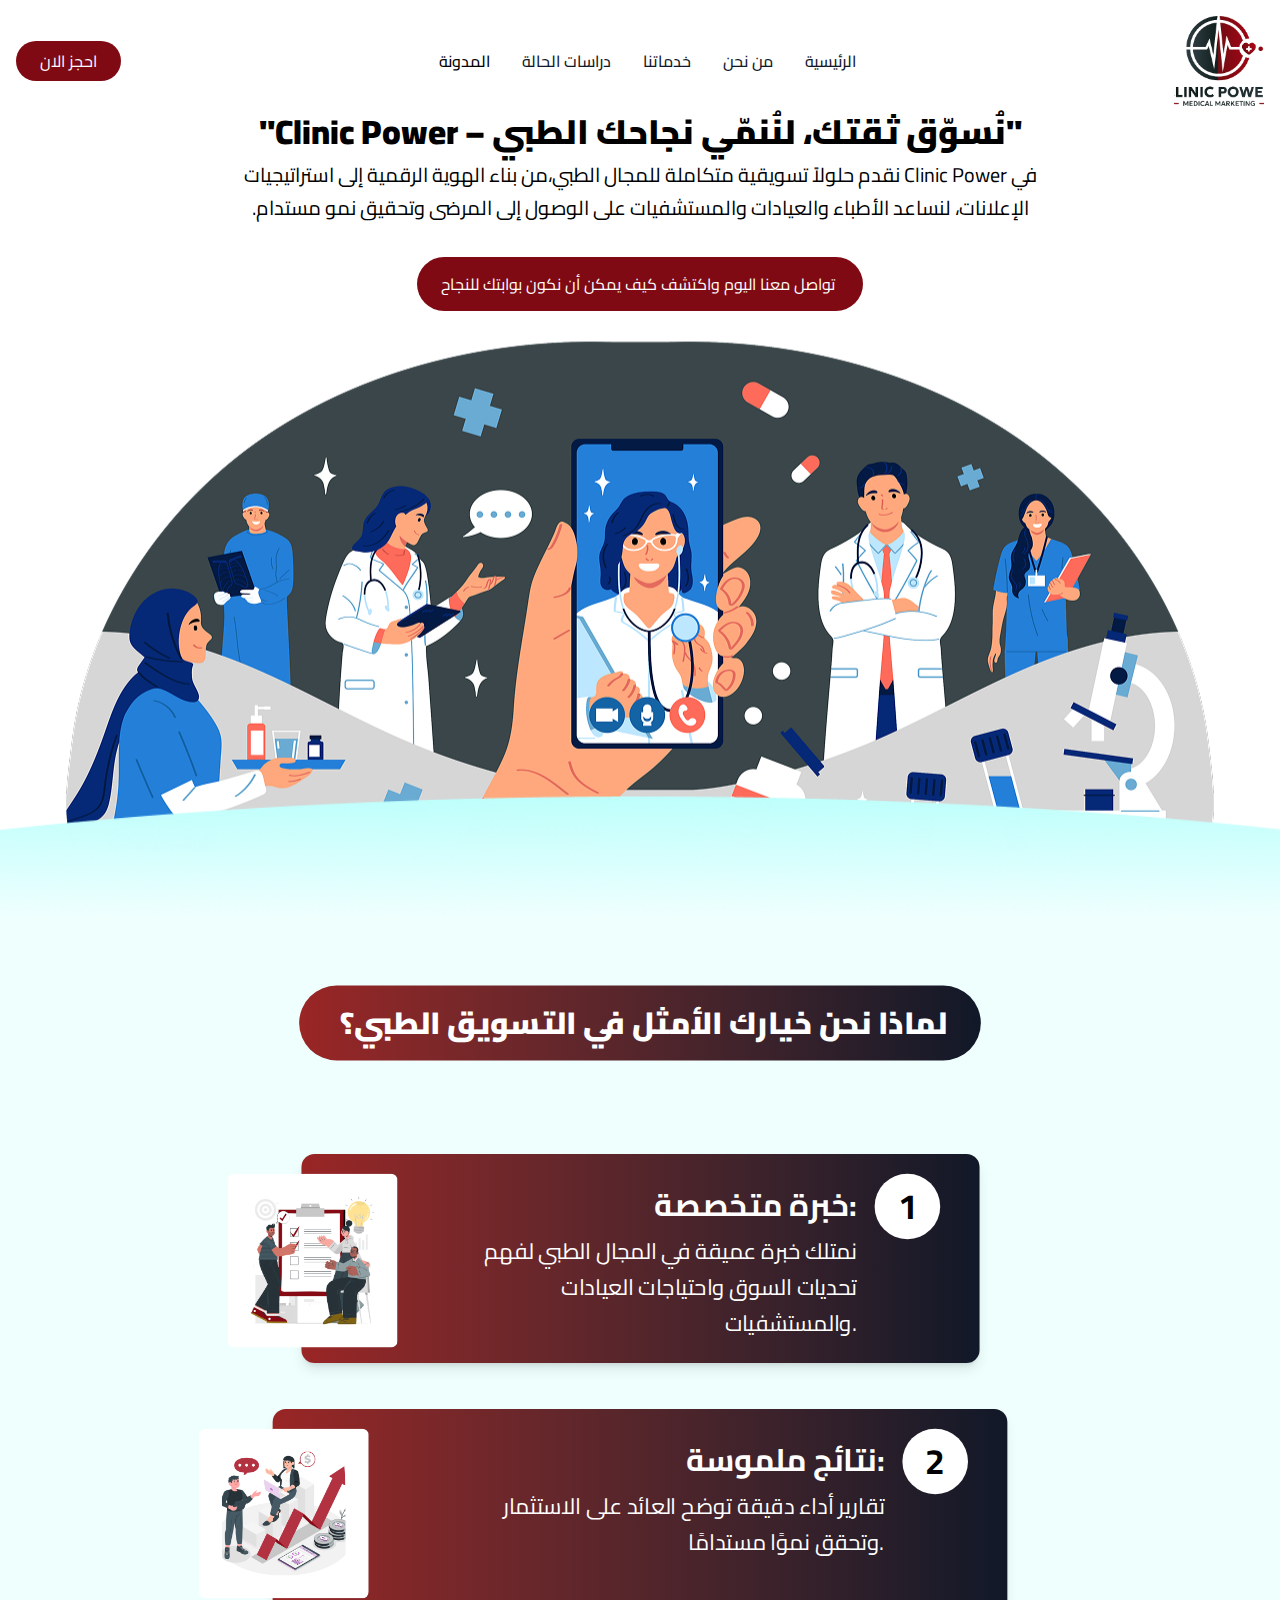
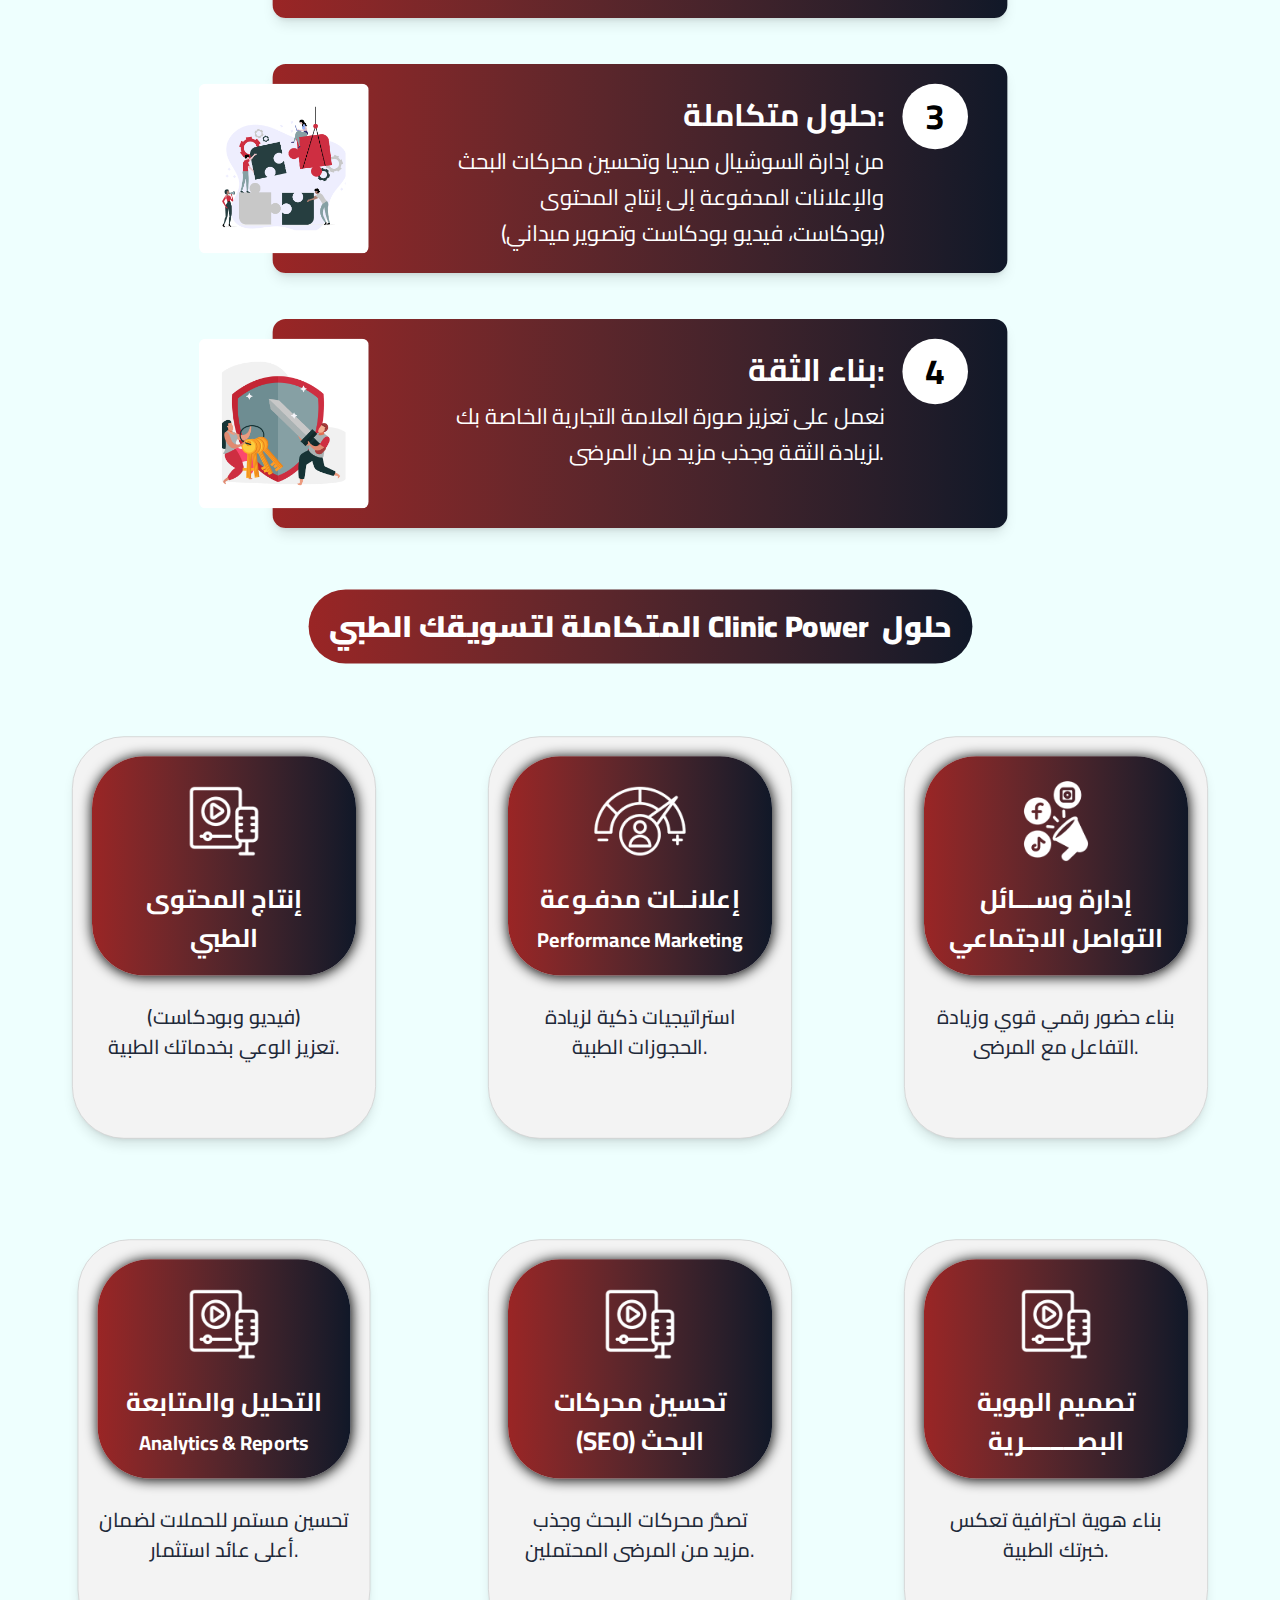
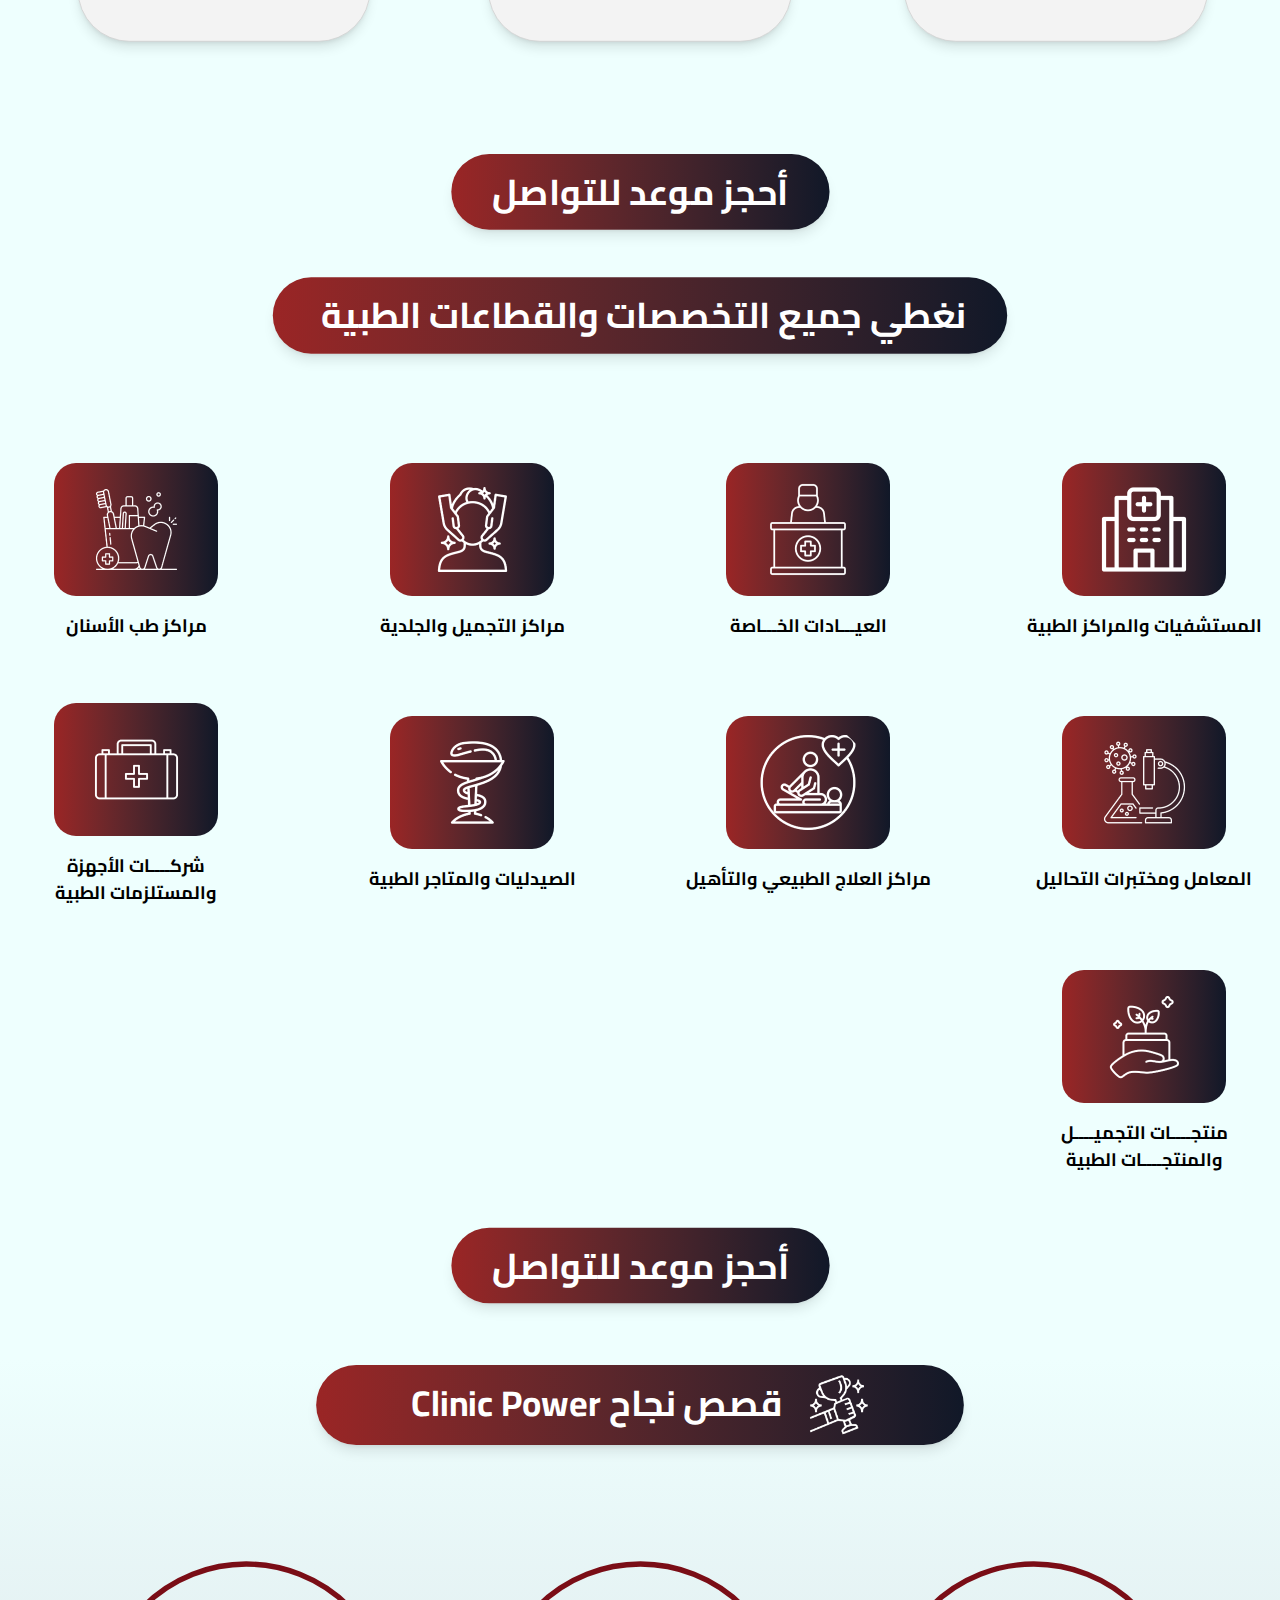
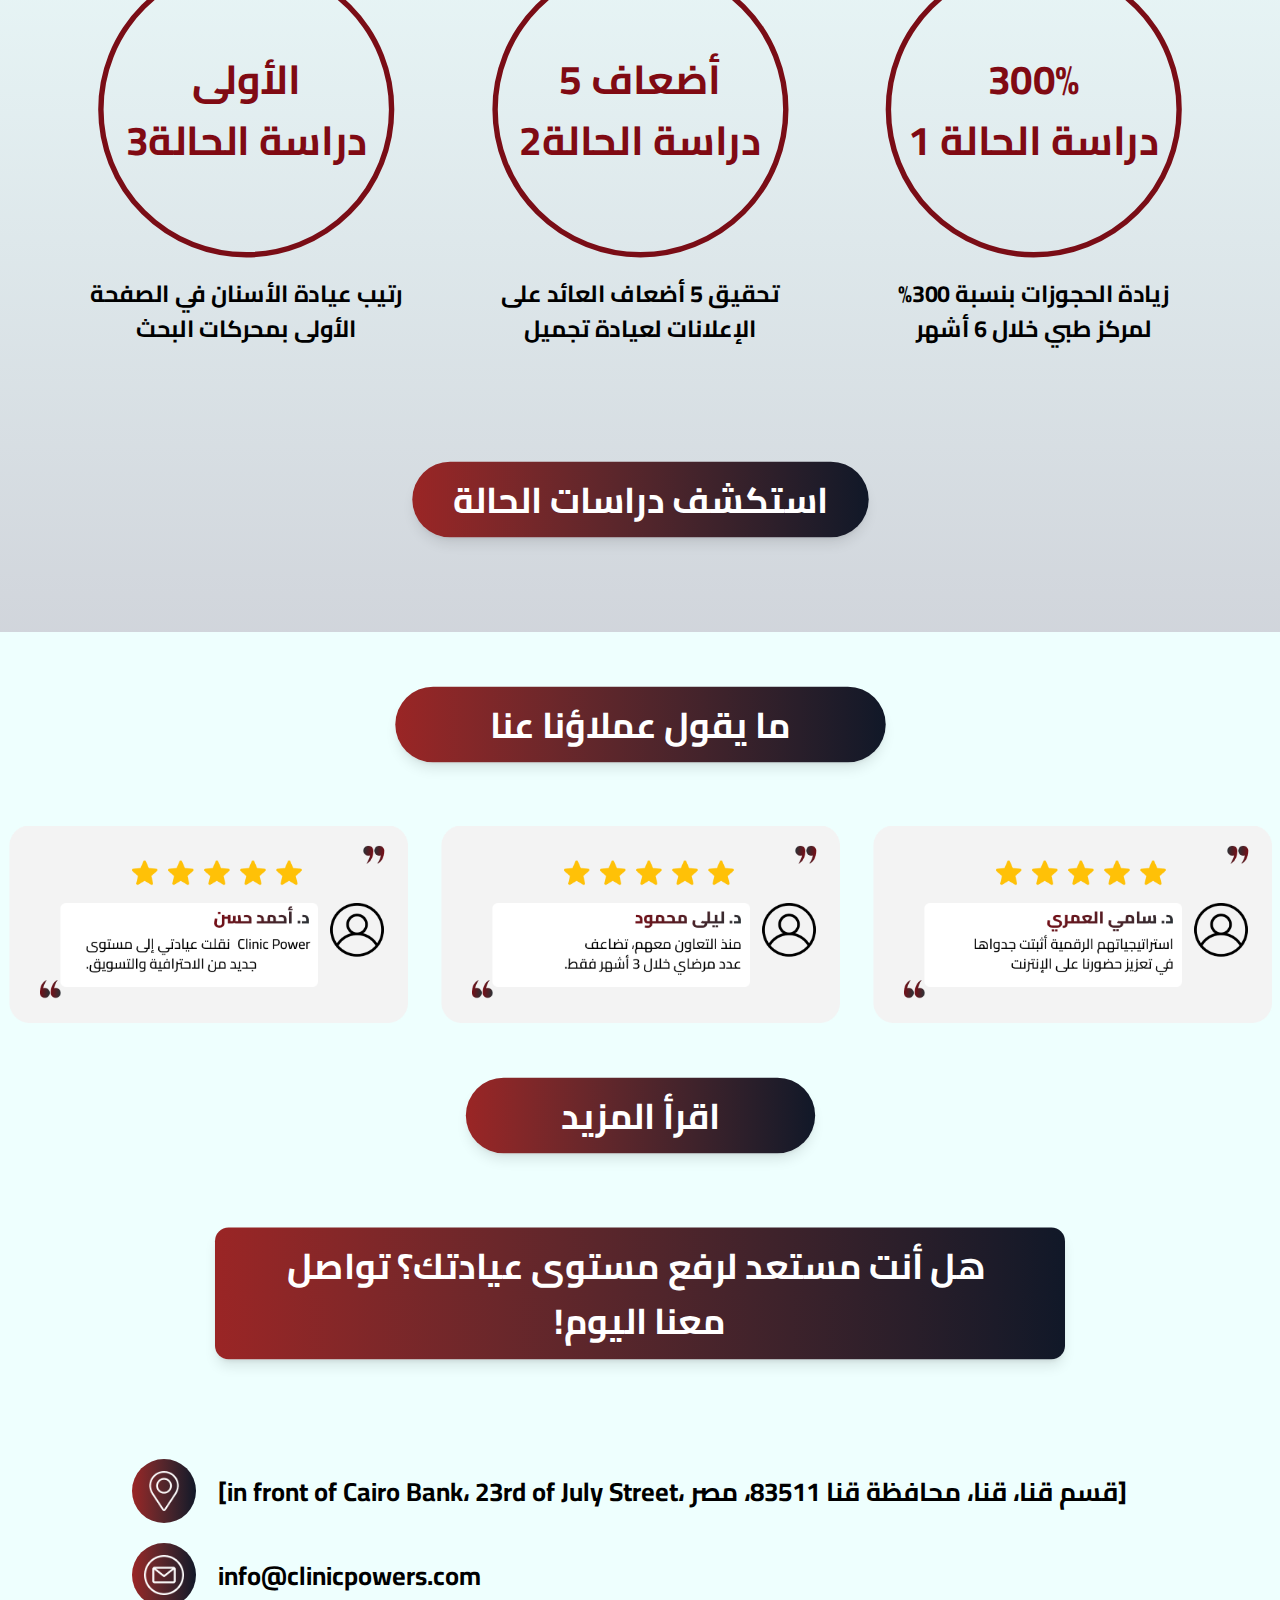
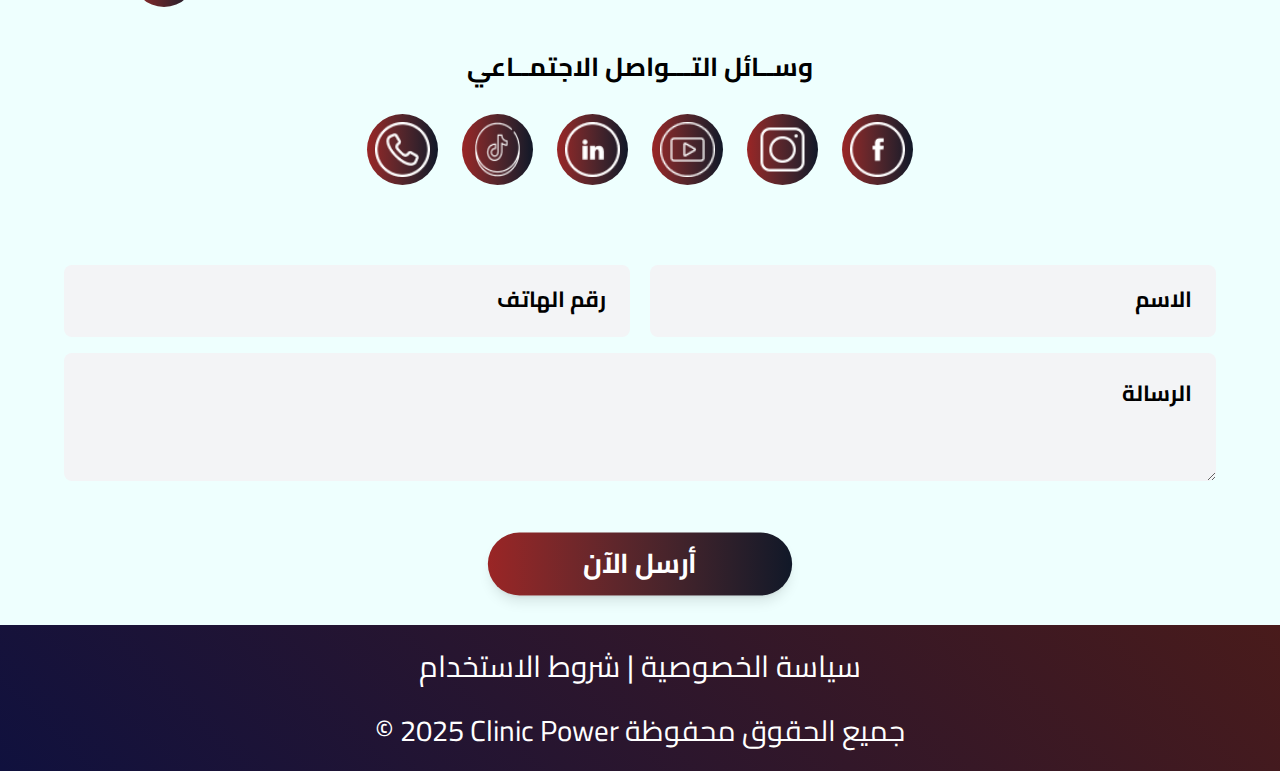
<file: index.html>
<!DOCTYPE html>
<html lang="en">
<head>
    <meta charset="UTF-8">
    <meta name="viewport" content="width=device-width, initial-scale=1.0">
    <title>Clinic Power</title>
    <link rel="stylesheet" href="style.css">
    <link rel="icon" type="image/png" href="images/logo.png">
    <!-- <script src="https://unpkg.com/@tailwindcss/browser@4"></script> -->
    <link rel="stylesheet" href="https://cdn.jsdelivr.net/npm/swiper@11/swiper-bundle.min.css" />
</head>
<body>
  <div class="web-wrapper overflow-hidden">
    <div class="">
      <nav class="bg-white ">
        <div class="container max-w-[1450px] 2xl:max-w-[1600px] flex flex-wrap justify-center  items-center md:justify-between mx-auto p-4">
         
         
          <button class="header-button bg-[#800A13] hidden pt-[8px] pb-[8px] md:block md:text-[16px] 2xl:text-[24px] cursor-pointer">
             <a href="#form" class="cursor-pointer">
            احجز الان
          </a>
           </button>

         
          <div class=" w-full order-1 md:order-0 md:block md:w-auto" id="navbar-default">
            <ul class="font-medium flex  justify-center md:justify-start  mt-4  rounded-lg   md:space-x-8 rtl:space-x-reverse md:mt-0 md:border-0  ">
              <li>
                <a href="#blog" class="block py-2 px-2 sm:px-3 text-black text-[13px] md:text-[16px] 2xl:text-[24px]   rounded-sm md:bg-transparent  md:p-0 dark:text-black md:hover:text-[#9a2525]" aria-current="page">
                    المدونة
                </a>
              </li>
              <li>
        
           
                <a href="#case" class="block py-2 px-2 sm:px-3 text-gray-900 rounded-sm  text-[13.5px] md:text-[16px]  2xl:text-[24px]  md:p-0 dark:text-black md:dark:hover:text-[#9a2525]    dark:hover:text-black ">
                    دراسات  الحالة
                </a>
              </li>
              <li>
                <a href="#services" class="block py-2 px-2 sm:px-3 text-gray-900 rounded-sm   text-[14px] md:text-[16px] 2xl:text-[24px] md:p-0 dark:text-black md:dark:hover:text-[#9a2525]    dark:hover:text-black md:dark:hover:bg-transparent">
                    خدماتنا
                </a>
              </li>
              <li>
                <a href="#dist" class="block py-2 px-2 sm:px-3 text-gray-900 rounded-sm  text-[14px] md:text-[16px] 2xl:text-[24px]  md:p-0 dark:text-black md:dark:hover:text-[#9a2525]    dark:hover:text-black md:dark:hover:bg-transparent">
                    من نحن
                </a>
              </li>
              <li>
                <a href="#main" class="block py-2 px-2 sm:px-3 text-gray-900 rounded-sm  text-[14px] md:text-[16px] 2xl:text-[24px]  md:p-0 dark:text-black md:dark:hover:text-[#9a2525]    dark:hover:text-black md:dark:hover:bg-transparent">
                    الرئيسية
                </a>
              </li>
            </ul>
          </div>
          
          <a href="" class="flex items-center space-x-3 rtl:space-x-reverse max-w-[90px] max-h-[90px]">
            <img src="images/logo.png" class="" alt="Flowbite Logo max-w-[100px] max-h-[100px]" />
           
        </a>
        </div>
      </nav>

     <div class="main md:pt-0 pt-7" id="main">
       <div class="contaienr mx-auto flex flex-col justify-center items-center">
        <h2 class="main-title ">
          "Clinic Power – نُسوّق ثقتك، لنُنمّي نجاحك الطبي"
          </h2>
        
         <p class="main-paragraph " dir="rtl">
          في Clinic Power نقدم حلولاً تسويقية متكاملة للمجال الطبي،من بناء الهوية الرقمية إلى استراتيجيات الإعلانات، لنساعد الأطباء والعيادات والمستشفيات على الوصول إلى المرضى وتحقيق نمو مستدام.
         </p>
         <a href="#form" class="header-button  bg-[#800A13] text-center md:mt-8 mt-4 max-w-[300px] md:max-w-fit p-[10px] md:p-[15px]   text-[15px] md:text-[16px] 2xl:text-[20px] ">
          
            تواصل معنا اليوم واكتشف كيف يمكن أن نكون بوابتك للنجاح 
      
        </a>
        <div class="mainImage  relative translate-y-[6%] z-[-1]">
          <img src="images/mainImage.png" class="h-full w-full" alt="">
        </div>
       </div>
     </div>
    </div>
    
     <div class="shape md:scale-[1.7] ">
      <img src="images/Ellipse 2937.png" class="scale-[1]" alt="">
     </div>
     <div class="distinguish bg-[#EEFFFE]" id="dist">
     
      <div class=" px-3  container mx-auto flex flex-col justify-center items-center">
        <button class="header-button bg-gradient-to-r from-[#9a2525] to-gray-900 mt-12  mb-22 md:mb-12  mx-auto distinguish-button mx-auto md:mt-22 mt-16 max-w-[330px] md:max-w-fit p-[10px] md:p-[9px]   text-[18px] md:text-[22px] 2xl:text-[26px] md:scale-[0.85] ">
          <p href="" class=" md:leading-[70px] md:px-4">
             لماذا نحن خيارك الأمثل في التسويق الطبي؟
       </p>
        </button>



        
        <div class=" design md:mb-0 mb-22 md:scale-[0.82] md:mt-12 relative bg-gradient-to-r flex-col from-[#9a2525] to-gray-900 gap-[22px] text-white p-6 rounded-2xl max-w-lg md:max-w-[827px] flex flex-col md:flex-row items-center md:items-start shadow-lg">
        
      
          
  
          <div class="  min-w-[150px] h-[150px] md:w-[207px] md:h-[207px]  basis-[50px] md:basis-[10%] relative ">
              <img src="images/dist1.png" alt="خبرة متخصصة" class="bg-white object-cover rounded-lg absolute translate-y-[-60%] md:translate-y-0 md:translate-x-[-55%]  min-w-[157px] min-h-[107px] md:min-w-[207px] md:min-h-[207px] p-5 md:p-7">
          </div>
  
          <!-- النص -->
          <div class="mt-4 md:mt-0 md:ml-6 text-center md:text-right basis-[70%]">
              <h2 class="text-xl font-bold mb-2 text-[22px] md:text-[38px] mt-3">خبرة متخصصة:</h2>
              <p class="  leading-relaxed text-[16px] md:text-[27px]">
                  نمتلك خبرة عميقة في المجال الطبي لفهم تحديات السوق واحتياجات العيادات والمستشفيات.
              </p>
          </div>
          <div class="md:relative absolute right-[2vh] md:right-[0px] h-[50px] min-w-[50px] md:h-[80px]  md:min-w-[80px] text-[33px] md:text-[43px] flex items-center justify-center bg-white text-black rounded-full text-lg font-bold md:mr-6 mb-4 md:mb-0">
            1
        </div>
      </div>
        <div class=" design md:mb-0 mb-22 md:scale-[0.82] relative bg-gradient-to-r flex-col from-[#9a2525] to-gray-900 gap-[22px] text-white p-6 rounded-2xl max-w-lg md:max-w-4xl flex flex-col md:flex-row items-center md:items-start shadow-lg">
        
      
          
  
          <div class="  min-w-[150px] h-[150px] md:w-[207px] md:h-[207px]  basis-[50px] md:basis-[10%] relative ">
              <img src="images/dist2.png" alt="خبرة متخصصة" class="bg-white object-cover rounded-lg absolute translate-y-[-60%] md:translate-y-0 md:translate-x-[-55%]  min-w-[157px] min-h-[107px] md:min-w-[207px] md:min-h-[207px] p-5 md:p-7">
          </div>
  
          <!-- النص -->
          <div class="mt-4 md:mt-0 md:ml-6 text-center md:text-right basis-[70%]">
              <h2 class="text-xl font-bold mb-2 text-[22px] md:text-[38px] mt-3">
                نتائج ملموسة:
              </h2>
              <p class="  leading-relaxed text-[16px] md:text-[27px]">
                تقارير أداء دقيقة توضح العائد على الاستثمار وتحقق نموًا مستدامًا.
              </p>
          </div>
          <div class="md:relative absolute right-[2vh] md:right-[0px] h-[50px] min-w-[50px] md:h-[80px]  md:min-w-[80px] text-[33px] md:text-[43px] flex items-center justify-center bg-white text-black rounded-full text-lg font-bold md:mr-6 mb-4 md:mb-0">
            2
        </div>
      </div>
        <div class=" design md:mb-0 mb-22 md:scale-[0.82] relative bg-gradient-to-r flex-col from-[#9a2525] to-gray-900 gap-[22px] text-white p-6 rounded-2xl max-w-lg md:max-w-4xl flex flex-col md:flex-row items-center md:items-start shadow-lg">
        
      
          
  
          <div class="  min-w-[150px] h-[150px] md:w-[207px] md:h-[207px]  basis-[50px] md:basis-[10%] relative ">
              <img src="images/dist3.png" alt="خبرة متخصصة" class="bg-white object-cover rounded-lg absolute translate-y-[-60%] md:translate-y-0 md:translate-x-[-55%]  min-w-[157px] min-h-[107px] md:min-w-[207px] md:min-h-[207px] p-5 md:p-7">
          </div>
  
          <!-- النص -->
          <div class="mt-4 md:mt-0 md:ml-6 text-center md:text-right basis-[70%]">
              <h2 class="text-xl font-bold mb-2 text-[22px] md:text-[38px] mt-3">
                حلول متكاملة:
              </h2>
              <p class="  leading-relaxed text-[16px] md:text-[27px]">
                من إدارة السوشيال ميديا وتحسين محركات البحث والإعلانات المدفوعة إلى إنتاج المحتوى (بودكاست، فيديو بودكاست وتصوير ميداني)
              </p>
          </div>
          <div class="md:relative absolute right-[2vh] md:right-[0px] h-[50px] min-w-[50px] md:h-[80px]  md:min-w-[80px] text-[33px] md:text-[43px] flex items-center justify-center bg-white text-black rounded-full text-lg font-bold md:mr-6 mb-4 md:mb-0">
            3
        </div>
      </div>
        <div class=" design mb-20 md:mb-0 mb-22 md:scale-[0.82] relative bg-gradient-to-r flex-col from-[#9a2525] to-gray-900 gap-[22px] text-white p-6 rounded-2xl max-w-lg md:max-w-4xl flex flex-col md:flex-row items-center md:items-start shadow-lg">
        
      
          
  
          <div class="  min-w-[150px] h-[150px] md:w-[207px] md:h-[207px]  basis-[50px] md:basis-[10%] relative ">
              <img src="images/dist4.png" alt="خبرة متخصصة" class="bg-white object-cover rounded-lg absolute translate-y-[-60%] md:translate-y-0 md:translate-x-[-55%]  min-w-[157px] min-h-[107px] md:min-w-[207px] md:min-h-[207px] p-5 md:p-7">
          </div>
  
          <!-- النص -->
          <div class="mt-4 md:mt-0 md:ml-6 text-center md:text-right basis-[70%]">
              <h2 class="text-xl font-bold mb-2 text-[22px] md:text-[38px] mt-3">
                بناء الثقة:
              </h2>
              <p class="  leading-relaxed text-[16px] md:text-[27px]">
                نعمل على تعزيز صورة العلامة التجارية الخاصة بك لزيادة الثقة وجذب مزيد من المرضى.
              </p>
          </div>
          <div class="md:relative absolute right-[2vh] md:right-[0px] h-[50px] min-w-[50px] md:h-[80px]  md:min-w-[80px] text-[33px] md:text-[43px] flex items-center justify-center bg-white text-black rounded-full text-lg font-bold md:mr-6 mb-4 md:mb-0">
            4
        </div>
      </div>

      <button 
      id="services"
      class="header-button md:scale-[0.85] bg-gradient-to-r from-[#9a2525] to-gray-900 px-16 button-two  md:mb-[169px] mx-auto distinguish-button mx-auto md:mt-8 mt-4 w-[90%] md:max-w-fit  pt-[15px] pb-[20px] md:p-[15px]    text-[18px] md:text-[22px] 2xl:text-[35px] ">
        <span  class=" text-[19px] md:text-[35px]">
           <span class="block md:hidden">
            <p>
              Clinic  Power  حلول
             </p>        
            المتكاملة  لتسويقك الطبي 
           </span>
           <span class="hidden md:block">
          
             
                 
            المتكاملة  لتسويقك الطبي Clinic  Power  حلول
           </span>
                  
     </span>
      </button>


      </div>
      <div class="services" id="services">
        <div class="container px-4 justify-items-center mx-auto grid gap-0 grid-cols-1 md:grid-cols-2 lg:grid-cols-3 items-center place-center justify-center content-center">
          <!-- <div class="item  bg-green-700 py-10 rounded-2xl max-w-[440px] p-4">

            <div class="top flex flex-col  gap-4 rounded-4xl bg justify-center items-center bg-red-700 max-w-[378px] mx-auto p-4 ">
              <img class="min-w-[114px] min-h-[114px]" src="images/logo.png" alt="">
              <h2 class=" text-[18px] md:text-[32px]">
                إنتـاج المحتــوى الطبي
              </h2>
            </div>
            <div class="bott">
             <p>
              (فيديو وبودكاست) 
تعزيز الوعي بخدماتك الطبية.
             </p>
            </div>
          </div> -->
          <div class="  bg-[#F3F3F3]  border-[#D0D0D0] scale-[0.8] rounded-[65px] border-x-1 border-y-1 pb-24 shadow-lg rounded-2xl p-6 max-w-[380px] flex flex-col items-center">
        
            <!-- القسم العلوي -->
            <div class=" box-sh   min-w-[300px] md:max-w-[300px] md:max-w-full bg-gradient-to-r from-[#9a2525] to-gray-900 text-white p-6 rounded-[65px] flex flex-col items-center justify-center w-full">
                <img src="images/Mask group.png" alt="إنتاج المحتوى الطبي" class="w-[114px] h-[114px] mb-4">
                <h2 class="text-[20px] md:text-[32px] font-bold text-center ">
                    إنتاج المحتوى الطبي
                </h2>
            </div>
    
            <!-- القسم السفلي -->
            <div class="text-center mt-4 text-gray-800">
                <p class="font-medium text-[22px] md:text-[25px] max-w-[316px] mt-4 font-bold">
                  (فيديو وبودكاست)  <br>
تعزيز الوعي بخدماتك الطبية.
                </p>

            </div>
    
        </div>
          <div class="  bg-[#F3F3F3] border-[#D0D0D0] scale-[0.8] p-6 rounded-[65px] border-x-1 border-y-1 pb-24 shadow-lg rounded-2xl p-6 max-w-[380px] flex flex-col items-center">
        
            <!-- القسم العلوي -->
            <div class=" box-sh max-w-[300px] md:max-w-full bg-gradient-to-r from-[#9a2525] to-gray-900 text-white p-6 rounded-[65px] flex flex-col items-center justify-center w-full ">
                <img src="images/Mask group2.png" alt="إنتاج المحتوى الطبي" class="w-[114px] h-[114px] mb-4">
                <h2 class="text-[20px] md:text-[32px] font-bold text-center ">
                  إعلانــات مدفـوعة
                  <span class="text-[20px] md:text-[25px]">Performance Marketing</span>
                </h2>
            </div>
    
            <!-- القسم السفلي -->
            <div class="text-center mt-4 text-gray-800">
                <p class="font-medium text-[22px] md:text-[25px] max-w-[316px] mt-4 font-bold">
                  استراتيجيات ذكية لزيادة الحجوزات الطبية.
                </p>

            </div>
    
        </div>
          <div class="  bg-[#F3F3F3] border-[#D0D0D0] scale-[0.8] rounded-[65px] border-x-1 border-y-1 pb-24 shadow-lg rounded-2xl p-6 max-w-[380px] flex flex-col items-center">
        
            <!-- القسم العلوي -->
            <div class=" box-sh max-w-[300px] md:max-w-full bg-gradient-to-r from-[#9a2525] to-gray-900 text-white p-6 rounded-[65px] flex flex-col items-center justify-center w-full">
                <img src="images/Mask group3.png" alt="إنتاج المحتوى الطبي" class="w-[114px] h-[114px] mb-4">
                <h2 class="text-[20px] md:text-[32px] font-bold text-center ">
                  إدارة وســـائل التواصل الاجتماعي
                </h2>
            </div>
    
            <!-- القسم السفلي -->
            <div class="text-center mt-4 text-gray-800">
                <p class="font-medium text-[22px] md:text-[25px] max-w-[316px] mt-4 font-bold">
                  بناء حضور رقمي قوي وزيادة التفاعل مع المرضى.
                </p>

            </div>
    
        </div>
          <div class="  bg-[#F3F3F3] border-[#D0D0D0] scale-[0.8] rounded-[65px] border-x-1 border-y-1 pb-24 shadow-lg rounded-2xl p-6 max-w-[380px] flex flex-col items-center">
        
            <!-- القسم العلوي -->
            <div class=" box-sh max-w-[300px] md:max-w-full bg-gradient-to-r from-[#9a2525] to-gray-900 text-white p-6 rounded-[65px] flex flex-col items-center justify-center w-full">
                <img src="images/Mask group.png" alt="إنتاج المحتوى الطبي" class="w-[114px] h-[114px] mb-4">
                <h2 class="text-[20px] md:text-[32px] font-bold text-center ">
                  <h2 class="text-[20px] md:text-[32px] font-bold text-center ">
                    التحليل والمتابعة<br>
                    <span class="text-[20px] md:text-[25px]">Analytics & Reports</span>
                  </h2>
                </h2>
            </div>
    
            <!-- القسم السفلي -->
            <div class="text-center mt-4 text-gray-800">
                <p class="font-medium text-[22px] md:text-[25px] max-w-[316px] mt-4 font-bold">
                  تحسين مستمر للحملات لضمان أعلى عائد استثمار.
                </p>

            </div>
    
        </div>
          <div class="  bg-[#F3F3F3] border-[#D0D0D0] scale-[0.8] rounded-[65px] border-x-1 border-y-1 pb-24 shadow-lg rounded-2xl p-6 max-w-[380px] flex flex-col items-center">
        
            <!-- القسم العلوي -->
            <div class=" box-sh max-w-[300px] md:max-w-full bg-gradient-to-r from-[#9a2525] to-gray-900 text-white p-6 rounded-[65px] flex flex-col items-center justify-center w-full">
                <img src="images/Mask group.png" alt="إنتاج المحتوى الطبي" class="w-[114px] h-[114px] mb-4">
                <h2 class="text-[20px] md:text-[32px] font-bold text-center " style="direction: rtl;">
                  تحسين محركات البحث (SEO)
                </h2>
            </div>
    
            <!-- القسم السفلي -->
            <div class="text-center mt-4 text-gray-800">
                <p class="font-medium text-[22px] md:text-[25px] max-w-[316px] mt-4 font-bold">
                  تصدُّر محركات البحث وجذب مزيد من المرضى المحتملين.
                </p>

            </div>
    
        </div>
          <div class="  bg-[#F3F3F3] border-[#D0D0D0] scale-[0.8] rounded-[65px] border-x-1 border-y-1 pb-24 shadow-lg rounded-2xl p-6 max-w-[380px] flex flex-col items-center">
        
            <!-- القسم العلوي -->
            <div class=" box-sh max-w-[300px] md:max-w-full bg-gradient-to-r from-[#9a2525] to-gray-900 text-white p-6 rounded-[65px] flex flex-col items-center justify-center w-full">
                <img src="images/Mask group.png" alt="إنتاج المحتوى الطبي" class="w-[114px] h-[114px] mb-4">
                <h2 class="text-[20px] md:text-[32px] font-bold text-center ">
                  تصميم الهوية البصــــــــرية
                </h2>
            </div>
    
            <!-- القسم السفلي -->
            <div class="text-center mt-4 text-gray-800">
                <p class="font-medium text-[22px] md:text-[25px] max-w-[316px] mt-4 font-bold">
                  بناء هوية احترافية تعكس خبرتك الطبية.
                </p>

            </div>
    
        </div>
      
  
        </div>




        <div class="flex md:scale-[0.85] flex-col gap-12 md:gap-14 justify-center items-center pt-12 md:max-w-max max-w-[300px] mx-auto">
          <a href="#form">
            <p  class="bg-gradient-to-r from-[#9a2525] to-gray-900 text-white text-lg md:text-[42px] px-12  font-bold py-3 px-6 rounded-full shadow-lg transition-all hover:opacity-90">
              أحجز موعد للتواصل
          </p>
          </a>
          <p class="bg-gradient-to-r from-[#9a2525] to-gray-900 text-white text-center text-lg md:text-[42px]  px-12  font-bold py-3 px-6 rounded-full shadow-lg transition-all hover:opacity-90">
             نغطي جميع التخصصات والقطاعات الطبية
        </p>
         </div>






      </div>
      <div class="about mt-16 hidden md:block " 
       style="direction: rtl;"
      >
        <div class="container mx-auto grid grid-cols-2 md:mt-22 md:grid-cols-2 lg:grid-cols-3 xl:grid-cols-4 2xl:grid-cols-5 mt-12 gap-4  md:gap-[4rem]">
     
     
          <div class="item flex flex-col justify-center items-center">
        <div class="image  w-[164px] h-[133px] flex justify-center items-center rounded-[22px]  bg-gradient-to-r from-[#9a2525] to-gray-900">
        <img src="images/about5.png" alt="">
      </div>
        <p class="leading-[27px] text-center font-bold mt-4 text-[18px]">
          المستشفيات والمراكز الطبية
        </p>
      </div>
      <div class="item flex flex-col justify-center items-center">
        <div class="image  w-[164px] h-[133px] flex justify-center items-center rounded-[22px]  bg-gradient-to-r from-[#9a2525] to-gray-900">
        <img src="images/about4.png" alt="">
      </div>
        <p class="leading-[27px] text-center font-bold mt-4 text-[18px]">
          العيـــادات الخـــاصة
        </p>
      </div>
      <div class="item flex flex-col justify-center items-center">
        <div class="image  w-[164px] h-[133px] flex justify-center items-center rounded-[22px]  bg-gradient-to-r from-[#9a2525] to-gray-900">
        <img src="images/about3.png" alt="">
      </div>
        <p class="leading-[27px] text-center font-bold mt-4 text-[18px]">
          مراكز التجميل والجلدية
        </p>
      </div>
      <div class="item flex flex-col justify-center items-center">
        <div class="image  w-[164px] h-[133px] flex justify-center items-center rounded-[22px]  bg-gradient-to-r from-[#9a2525] to-gray-900">
        <img src="images/about2.png" alt="">
      </div>
        <p class="leading-[27px] text-center font-bold mt-4 text-[18px]">
          مراكز طب الأسنان
        </p>
      </div>
      <div class="item flex flex-col justify-center items-center">
        <div class="image  w-[164px] h-[133px] flex justify-center items-center rounded-[22px]  bg-gradient-to-r from-[#9a2525] to-gray-900">
        <img src="images/about1.png" alt="">
      </div>
        <p class="leading-[27px] text-center font-bold mt-4 text-[18px]">
          المعامل ومختبرات التحاليل
        </p>
      </div>
      <div class="item flex flex-col justify-center items-center">
        <div class="image  w-[164px] h-[133px] flex justify-center items-center rounded-[22px]  bg-gradient-to-r from-[#9a2525] to-gray-900">
        <img src="images/about6.png" alt="">
      </div>
        <p class="leading-[27px] text-center font-bold mt-4 text-[18px]">
          مراكز العلاج الطبيعي والتأهيل 
        </p>
      </div>
      <div class="item flex flex-col justify-center items-center">
        <div class="image  w-[164px] h-[133px] flex justify-center items-center rounded-[22px]  bg-gradient-to-r from-[#9a2525] to-gray-900">
        <img src="images/about7.png" alt="">
      </div>
        <p class="leading-[27px] text-center font-bold mt-4 text-[18px]">
          الصيدليات والمتاجر الطبية
        </p>
      </div>
      <div class="item flex flex-col justify-center items-center">
        <div class="image  w-[164px] h-[133px] flex justify-center items-center rounded-[22px]  bg-gradient-to-r from-[#9a2525] to-gray-900">
        <img src="images/about8.png" alt="">
      </div>
        <p class="leading-[27px] text-center font-bold mt-4 text-[18px]">
          شركــــات الأجهزة <br>
          والمستلزمات الطبية
        </p>
      </div>
      <div class="item flex flex-col justify-center items-center">
        <div class="image  w-[164px] h-[133px] flex justify-center items-center rounded-[22px]  bg-gradient-to-r from-[#9a2525] to-gray-900">
        <img src="images/about9.png" alt="">
      </div>
        <p class="leading-[27px] text-center font-bold mt-4 text-[18px]">
          منتجــــات التجميــــل <br>
          والمنتجــــات الطبية
        </p>
      </div>
        </div>
        
        <div class="flex flex-col gap-8 justify-center items-center pt-12">
         <a href="#form">
          <button class="cursor-pointer md:scale-[0.85] bg-gradient-to-r from-[#9a2525] to-gray-900 text-white text-lg md:text-[42px] px-12  font-bold py-3 px-6 rounded-full shadow-lg transition-all hover:opacity-90">
            أحجز موعد للتواصل
        </button>
         </a>
         
         </div>
      </div>
      <div class="about mt-16  md:hidden block">
       
     
          <div class="swiper mySwiper mb-16">
            <div class="swiper-wrapper mb-14">
              <div class="swiper-slide mb-16">
                <div class="item flex flex-col justify-center items-center">
                  <div class="image p-2 w-[120px] h-[100px] md:w-[164px] md:h-[133px] flex justify-center items-center rounded-[22px] bg-gradient-to-r from-[#9a2525] to-gray-900">
                    <img src="images/about1.png" alt="" class="max-w-[80%] max-h-[90%] ">
                  </div>
                  <p class="leading-[20px] text-[13px] md:text-[22px] text-center font-bold mt-2 md:mt-4">
                    المعامل ومختبرات التحاليل
                  </p>
                </div>
              </div>
              <div class="swiper-slide">
                <div class="item flex flex-col justify-center items-center">
                  <div class="image p-2 w-[120px] h-[100px] md:w-[164px] md:h-[133px] flex justify-center items-center rounded-[22px] bg-gradient-to-r from-[#9a2525] to-gray-900">
                    <img src="images/about2.png" alt="" class="max-w-[80%] max-h-[90%] ">
                  </div>
                  <p class="leading-[20px] text-[13px] md:text-[22px] text-center font-bold mt-2 md:mt-4">
                    مراكز طب الأسنان
                  </p>
                </div>
              </div>
              <div class="swiper-slide">
                <div class="item flex flex-col justify-center items-center">
                  <div class="image p-2 w-[120px] h-[100px] md:w-[164px] md:h-[133px] flex justify-center items-center rounded-[22px] bg-gradient-to-r from-[#9a2525] to-gray-900">
                    <img src="images/about3.png" alt="" class="max-w-[80%] max-h-[90%] ">
                  </div>
                  <p class="leading-[20px] text-[13px] md:text-[22px] text-center font-bold mt-2 md:mt-4">
                    مراكز التجميل والجلدية
                  </p>
                </div>
              </div>
              <div class="swiper-slide">
                <div class="item flex flex-col justify-center items-center">
                  <div class="image p-2 w-[120px] h-[100px] md:w-[164px] md:h-[133px] flex justify-center items-center rounded-[22px] bg-gradient-to-r from-[#9a2525] to-gray-900">
                    <img src="images/about4.png" alt="" class="max-w-[80%] max-h-[90%] ">
                  </div>
                  <p class="leading-[20px] text-[13px] md:text-[22px] text-center font-bold mt-2 md:mt-4">
                    العيـــادات الخـــاصة
                  </p>
                </div>
              </div>
              <div class="swiper-slide">
                <div class="item flex flex-col justify-center items-center">
                  <div class="image p-2 w-[120px] h-[100px] md:w-[164px] md:h-[133px] flex justify-center items-center rounded-[22px] bg-gradient-to-r from-[#9a2525] to-gray-900">
                    <img src="images/about5.png" alt="" class="max-w-[80%] max-h-[90%] ">
                  </div>
                  <p class="leading-[20px] text-[13px] md:text-[22px] text-center font-bold mt-2 md:mt-4">
                    المستشفيات والمراكز الطبية
                  </p>
                </div>
              </div>
              <div class="swiper-slide">
                <div class="item flex flex-col justify-center items-center">
                  <div class="image p-2 w-[120px] h-[100px] md:w-[164px] md:h-[133px] flex justify-center items-center rounded-[22px] bg-gradient-to-r from-[#9a2525] to-gray-900">
                    <img src="images/about6.png" alt="" class="max-w-[80%] max-h-[90%] ">
                  </div>
                  <p class="leading-[20px] text-[13px] md:text-[22px] text-center font-bold mt-2 md:mt-4">
                    مراكز العلاج الطبيعي والتأهيل
                  </p>
                </div>
              </div>
              <div class="swiper-slide">
                <div class="item flex flex-col justify-center items-center">
                  <div class="image p-2 w-[120px] h-[100px] md:w-[164px] md:h-[133px] flex justify-center items-center rounded-[22px] bg-gradient-to-r from-[#9a2525] to-gray-900">
                    <img src="images/about7.png" alt="" class="max-w-[80%] max-h-[90%] ">
                  </div>
                  <p class="leading-[20px] text-[13px] md:text-[22px] text-center font-bold mt-2 md:mt-4">
                    الصيدليات والمتاجر الطبية
                  </p>
                </div>
              </div>
              <div class="swiper-slide">
                <div class="item flex flex-col justify-center items-center">
                  <div class="image p-2 w-[120px] h-[100px] md:w-[164px] md:h-[133px] flex justify-center items-center rounded-[22px] bg-gradient-to-r from-[#9a2525] to-gray-900">
                    <img src="images/about8.png" alt="" class="max-w-[80%] max-h-[90%] ">
                  </div>
                  <p class="leading-[20px] text-[13px] md:text-[22px] text-center font-bold mt-2 md:mt-4">
                    شركــــات الأجهزة <br>
                    والمستلزمات الطبية
                  </p>
                </div>
              </div>
              <div class="swiper-slide">
                <div class="item flex flex-col justify-center items-center">
                  <div class="image p-2 w-[120px] h-[100px] md:w-[164px] md:h-[133px] flex justify-center items-center rounded-[22px] bg-gradient-to-r from-[#9a2525] to-gray-900">
                    <img src="images/about7.png" alt="" class="max-w-[80%] max-h-[90%] ">
                  </div>
                  <p class="leading-[20px] text-[13px] md:text-[22px] text-center font-bold mt-2 md:mt-4">
                    منتجــــات التجميــــل <br>
والمنتجــــات الطبية
                  </p>
                </div>
              </div>
         
            </div>
            <div class="swiper-pagination"></div>
          </div>
         
       
        
       
      </div>
      <div class="success bg-gradient-to-b from-white-100 to-gray-300">
        <div class="mt-12  mx-auto flex justify-center md:scale-[0.85]">
          <p
          id="case"
            style="direction: rtl;"
           class=" bg-gradient-to-r flex gap-8 from-[#9a2525] to-gray-900 text-white text-lg md:text-[42px] px-12 md:px-28  font-bold py-3 px-6 rounded-full shadow-lg transition-all hover:opacity-90">
           <span>
             <img class="w-[35px] h-[35px] md:w-[70px] md:h-[70px]" src="images/success.png" alt="">
           </span>
           قصص نجاح   Clinic Power  
         </p>
        </div>
        <div class="container mx-auto mt-12 flex justify-center md:mt-22">
        
            
         
         <div class="grid md:scale-[0.9] justify-items-center grid-cols-1 md:grid-cols-2 lg:grid-cols-3 gap-8">
          <div class="item  md:w-[434px] flex flex-col gap-5  items-center justify-center">
          <div class="circle w-[200px] h-[200px]   md:w-[329px] md:h-[329px] rounded-full mx-auto flex flex-col justify-center items-center border-[#7A0D16] border-x-6 border-y-6">
         <h2 class="text-[22px] md:text-[45px] font-bold text-[#800A13]">
          الأولى
         </h2>
         <h2 class="text-[22px] md:text-[45px] font-bold text-[#800A13]">
          دراسة الحالة3
         </h2>
       
          </div>
          <p class="text-[20px] md:text-[26px] md:max-w-[360px] max-w-[300px] text-center font-bold ">
            رتيب عيادة الأسنان في الصفحة الأولى بمحركات البحث
          </p>
        </div>
          <div class="item  md:w-[434px] flex flex-col gap-5 items-center justify-center">
          <div class="circle w-[200px] h-[200px] md:w-[329px] md:h-[329px] rounded-full mx-auto flex flex-col justify-center items-center border-[#7A0D16] border-x-6 border-y-6">
         <h2 class="text-[22px] md:text-[45px] font-bold text-[#800A13]">
          5 أضعاف
         </h2>
         <h2 class="text-[22px] md:text-[45px] font-bold text-[#800A13]">
          دراسة الحالة2
         </h2>
       
          </div>
          <p class="text-[20px] md:text-[26px] md:max-w-[360px] max-w-[300px] text-center font-bold">
            تحقيق 5 أضعاف العائد على الإعلانات لعيادة تجميل
          </p>
        </div>
          <div class="item  md:w-[380px] flex flex-col gap-5 items-center justify-center">
          <div class="circle w-[200px] h-[200px] md:w-[329px] md:h-[329px] rounded-full mx-auto flex flex-col justify-center items-center border-[#7A0D16] border-x-6 border-y-6">
         <h2 class="text-[22px] md:text-[45px] font-bold text-[#800A13]">
          300%
         </h2>
         <h2 class="text-[22px] md:text-[45px] font-bold text-[#800A13]">
          دراسة الحالة 1
         </h2>
       
          </div>
          <p class="text-[20px] md:text-[26px] md:max-w-[360px] max-w-[300px] text-center font-bold">
            زيادة الحجوزات بنسبة 300% لمركز طبي خلال 6 أشهر
          </p>
        </div>
         </div>
         
        
        </div>
      <div class="flex justify-center mt-22 pb-22 ">
        <button class="md:scale-[0.85] bg-gradient-to-r from-[#9a2525] to-gray-900 text-white text-lg md:text-[42px] md:px-12  font-bold py-3 px-6 rounded-full shadow-lg transition-all hover:opacity-90">
          استكشف دراسات الحالة
      </button>
      </div>
      </div>
      <div class="comments">
        <div class="flex justify-center my-12">
          <button
          style="direction: rtl;"
         class="md:scale-[0.85] bg-gradient-to-r flex gap-8 from-[#9a2525] to-gray-900 text-white text-lg md:text-[42px] px-12 md:px-28  font-bold py-3 px-6 rounded-full shadow-lg transition-all hover:opacity-90">
      
         ما يقول عملاؤنا عنا
       </button>
        </div>
          <div class="container mx-auto p-2">
       <div class="grid justify-items-center grid-cols-1 md:grid-cols-2 lg:grid-cols-3 gap-8">
    <div class="item">
      <img class="max-w-full" src="images/comment1.png" alt="">
    </div>
    <div class="item">
      <img class="max-w-full"  src="images/comment2.png" alt="">
    </div>
    <div class="item">
      <img class="max-w-full"  src="images/comment3.png" alt="">
    </div>
       </div>
       <div class="flex justify-center my-12">
        <button
        style="direction: rtl;"
       class="md:scale-[0.85] bg-gradient-to-r flex gap-8 from-[#9a2525] to-gray-900 text-white text-lg md:text-[42px] px-12 md:px-28  font-bold py-3 px-6 rounded-full shadow-lg transition-all hover:opacity-90">
    
       اقرأ المزيد
     </button>
      </div>
          </div>
      </div>
      <div class="social" id="blog">
        <div class="flex justify-center items-center px-4 ">
          <button
          style="direction: rtl;"
         class="md:scale-[0.85] bg-gradient-to-r flex gap-8 max-w-[1000px] from-[#9a2525] to-gray-900 text-white text-lg md:text-[42px]  md:px-12   font-bold py-3 px-6 rounded-2xl shadow-lg transition-all hover:opacity-90">
      
          هل أنت مستعد لرفع مستوى عيادتك؟ تواصل معنا اليوم!

       </button>
        </div>
        <div class="container mx-auto mt-12  md:mt-22">
          <div class="content max-w-[1064px]  px-6 mx-auto flex flex-wrap gap-5">
            <div class="item flex gap-4 justify-center items-center">
              <div class="image p-3 rounded-full bg-gradient-to-r  from-[#9a2525] to-gray-900">
                <img class="min-h-[40px] min-w-[40px] md:w-[40px]" src="images/social1.png" alt="">
              </div>
              <p class="text-[22px] md:text-[26px] font-bold" >
                 [in front of Cairo Bank، 23rd of July Street، قسم قنا، قنا، محافظة قنا 83511، مصر]
              </p>
            </div>
            <div class="flex flex-wrap gap-[2rem]">
              <div class="item flex gap-4  justify-center items-center">
                <div class="image p-3 rounded-full bg-gradient-to-r  from-[#9a2525] to-gray-900">
                  <img class="h-[40px] w-[40px]" src="images/social2.png" alt="">
                </div>
                <p class="text-[22px] md:text-[26px] font-bold" >
                   info@clinicpowers.com
                </p>
              </div>
              <!-- <div class="item flex gap-4 justify-center items-center">
                <div class="image p-3 rounded-full bg-gradient-to-r  from-[#9a2525] to-gray-900">
                  <img class="h-[40px] w-[40px]" src="images/social3.png" alt="">
                </div>
                <p class="text-[22px] md:text-[26px] font-bold" >
                  01094653503
                </p>
              </div> -->
            </div>
          </div>
          <div class="social-links max-w-[600px] gap-5 mx-auto mt-10 flex flex-col justify-center items-center">
            <h2 class="text-[22px]  md:text-[26px] font-bold">
              وســائل التـــواصل الاجتمــاعي
            </h2>
            <div class="links flex gap-6 flex-wrap justify-center items-center p-2" >
           
              <div class="image p-2 rounded-full bg-gradient-to-r  from-[#9a2525] to-gray-900">
                <a href="http://wa.me/01555371516">

                  <img class="h-[55px] w-[55px]" src="images/social3.png" alt="">
                </a>
              </div>
              <div class="image p-2 rounded-full bg-gradient-to-r  from-[#9a2525] to-gray-900">
                <a href="https://www.tiktok.com/@clinicpower">

                  <img class="h-[55px] w-[55px]" src="images/link5.png" alt="">
                </a>
              </div>
                <div class="image p-2 rounded-full bg-gradient-to-r  from-[#9a2525] to-gray-900">
                 <a href="https://www.linkedin.com/clinicpower/">

                   <img class="h-[55px] w-[55px]" src="images/link4.png" alt="">
                 </a>
                </div>
                <div class="image p-2 rounded-full bg-gradient-to-r  from-[#9a2525] to-gray-900">
                 <a href="https://www.youtube.com/clinicpower/">

                   <img class="h-[55px] w-[55px]" src="images/link3.png" alt="">
                 </a>
                </div>
                <div class="image p-2 rounded-full bg-gradient-to-r flex flex-col justify-center items-center  from-[#9a2525] to-gray-900">
                 <a href="https://www.instagram.com/clinic_powers/">
                   <img class="h-[55px] scale-[0.8] w-[55px]" src="images/link2.png" alt="">
                 </a>
                </div>
                <div class="image p-2 px-2 py-2 rounded-full bg-gradient-to-r  from-[#9a2525] to-gray-900">
                 <a href="https://www.facebook.com/ClinicPower" >
                   <img class="h-[55px] w-[55px]" src="images/link1.png" alt="">
                 </a>
                </div>
            
            </div>
          </div>
        </div>
      </div>
      <div class="form mt-12">
        <div class="container mx-auto">
         
          <form  id="form" class="max-w-[1200px] w-full  p-6 rounded-lg  space-y-4 mx-auto">
            
              <div class="md:gap-5 w-full flex flex-col md:flex-row">
                <div class="w-full md:w-1/2  mb-4 md:mb-0 flex flex-col">
                  <input
                type="tel"
                placeholder="رقم الهاتف"
                id="phone-number"
                required=""
                name="entry.405511996"
                
                class="inputNumber second w-full p-6 bg-gray-100 rounded-lg text-right"
                />
                <p style="text-align: right; color: indianred; display: none; margin-top: -1%;" class="error-2">الحد الأدنى لعدد الأرقام هو 10</p>
                <p style="text-align: right; color: indianred;display: none; margin-top: -1%;" class="error-1">الحد الأقصى لعدد الأرقام هو 10</p>
                </div>

                <input
                type="text"
                placeholder="الاسم"
                name="entry.1156768503"
                required=""
                class="first w-full  md:w-1/2 p-6 bg-gray-100 rounded-lg text-right"
              />
            </div>
            
            <!-- <div class="flex gap-4">
              <div class="block sm:hidden ">
                <input
                type="text"
                placeholder="الاسم"
                class="first"
                class="w-full p-6 mb-3 bg-gray-100 rounded-lg text-right"
              />
              <div class="w-full" >
                <input
                type="tel"
                placeholder="رقم الهاتف"
                id="phone-number"
                required=""
                name="entry.695789568"
                class="sedcond w-full p-6 bg-gray-100 rounded-lg text-right inputNumber second"
              />
              <p style="text-align: right; color: indianred; display: none; margin-top: -1%;" class="error-2">الحد الأدنى لعدد الأرقام هو 10</p>
              <p style="text-align: right; color: indianred;display: none; margin-top: -1%;" class="error-1">الحد الأقصى لعدد الأرقام هو 10</p>
              </div>
              
            </div>
              </div> -->
            <!-- <input
              type="email"
              placeholder="البريد الإلكتروني"
              required
              name="entry.1596328960"
              class="fifth w-full p-6 bg-gray-100 rounded-lg text-right"
            /> -->
            <textarea
              placeholder="الرسالة"
              required=""
              name="entry.482984061"
              class="sixth w-full p-6 bg-gray-100 rounded-lg text-right h-32"
            ></textarea>

            <button
            style="direction: rtl;"
            type="submit"
           class="md:scale-[0.85] buttonEnd bg-gradient-to-r mx-auto mt-6 flex gap-8 from-[#9a2525] to-gray-900 text-white text-lg md:text-[32px] px-12 md:px-28  font-bold py-3 px-6 rounded-full shadow-lg transition-all hover:opacity-90">
        
           أرسل الآن
         </button>
          </form>
     
        </div>
      </div>

    

      <footer class="bg-gray-100">
   <div class="container mx-auto justify-center items-center flex flex-col gap-5">
    <a href="http://www.clinicpowers.com">

      <h2 class="text-[20px] md:text-[30px]">
      
        سياسة الخصوصية | شروط الاستخدام
      </h2>
    </a>
    <h2 class="text-[17px] md:text-[29px]">
      © 2025 Clinic Power جميع الحقوق محفوظة
    </h2>
   </div>
      </footer>
     </div>
  </div>
    
<script src="index.js"></script>
<script src="global.js"></script>
<script src="https://cdn.jsdelivr.net/npm/swiper@11/swiper-bundle.min.js"></script>
  <!-- <script>
  var swiper = new Swiper(".mySwiper", {
    slidesPerView: 2,
    spaceBetween: 30,
    freeMode: true,
    pagination: {
      el: ".swiper-pagination",
      clickable: true,
    },
  });
</script> -->
<script>
  var swiper = new Swiper(".mySwiper", {
    slidesPerView: 2, // الوضع الافتراضي
    spaceBetween: 30,
    freeMode: true,
    pagination: {
      el: ".swiper-pagination",
      clickable: true,
    },
    breakpoints: {
      640: {
        slidesPerView: 1, // شاشة صغيرة، عرض واحد فقط
        spaceBetween: 15, // تقليل المسافة
      }
    }
  });
</script>

<script> 
     const submitButton = document.querySelector(".buttonEnd")
    const screenWidth = window.innerWidth

    const phoneNumber = document.querySelector("#phone-number")
    const formData = new URLSearchParams();
    const nameInput = document.querySelector(".inputNumber")
     const first = document.querySelector(".first")
     const second = document.querySelector(".second")
    //  const fifth = document.querySelector(".fifth")
     const sixth = document.querySelector(".sixth")
    

 
     second.addEventListener("input",(e)=>{
         second.setAttribute("value",e.target.value)
        
        })
  
  nameInput.addEventListener("input",()=>{
    console.log(nameInput.value)
    if(nameInput.value.length > 10){
                document.querySelector(".error-1").style.display = "block"
                document.querySelector(".error-2").style.display = "none"
            }else if(nameInput.value.length < 10){
document.querySelector(".error-1").style.display = "none"
document.querySelector(".error-2").style.display = "block"
            }else if(nameInput.value.length === 10){
                document.querySelector(".error-2").style.display = "none"
document.querySelector(".error-1").style.display = "none"
            }
  })
        
    const form = document.querySelector("form").onsubmit = function(e){
        e.preventDefault()
        if(first.value.length > 0 && second.value.length == 10){
            submitButton.disabled = true

          
        }
        console.log(nameInput.value.length)
       
        if(nameInput.value.length > 10){
                document.querySelector(".error-1").style.display = "block"
                document.querySelector(".error-2").style.display = "none"
            }else if(nameInput.value.length < 10){
document.querySelector(".error-1").style.display = "none"
document.querySelector(".error-2").style.display = "block"
            }else if(nameInput.value.length === 10){
                document.querySelector(".error-2").style.display = "none"
document.querySelector(".error-1").style.display = "none"

// fifth.value = window.location.href?.split("?srckey=")[1]?.split("&")[0]?.split("#")[0] || "test0001"



formData.append("entry.1156768503",first.value?.split(",")[0])
formData.append("entry.405511996",second.value?.split(",")[0])

// formData.append("entry.1596328960",fifth.value?.split(",")[0])
formData.append("entry.482984061",sixth.value?.split(",")[0])
// formData.append("entry.673826131",screenWidth >= 991 ? "Computer":"Mobile")
console.log(formData)



    
// fetch('https://docs.google.com/forms/u/0/d/e/1FAIpQLSfh4dA-0Q0ibMFyLXog5mhP4skOe8IyQp9M8rdBLpvfEZxRQQ/formResponse', {
fetch('https://docs.google.com/forms/u/0/d/e/1FAIpQLSdWATadTa4voWaEabHLqnr0ztUXS17VeNGrFnqq5u6tQ1tVsg/formResponse?pli=1', {
// fetch('https://docs.google.com/forms/u/0/d/e/1FAIpQLSfmJKwrlQV57K6ocH_mFinBRA94kKiYTIOO_wKVuIVDnZJTkw/formResponse', {
            method: 'POST',
            headers: {
        'Content-Type': 'application/x-www-form-urlencoded'
    },
    body:formData
        })
        .then(function(response) {
            if (response.ok) {
                // Handle successful form submission
                console.log('Form submitted successfully!');
                // Redirect to another page if needed
                window.location.href = 'thanks.html';
            } else {
                // Handle errors
                console.error('Error submitting form:', response.statusText);
                window.location.href = 'thanks.html';   
            }
        })
        .catch(function(error) {
            console.error('Error submitting form:', error);
            window.location.href = 'thanks.html';
        });






            }



        phoneNumber.addEventListener("input",(e)=>{
            if(e.target.value.length > 10){
                document.querySelector(".error-1").style.display = "block"
                document.querySelector(".error-2").style.display = "none"
            }else if(e.target.value.length < 10){
document.querySelector(".error-1").style.display = "none"
document.querySelector(".error-2").style.display = "block"
            }else if(e.target.value.length === 10){
                document.querySelector(".error-2").style.display = "none"
document.querySelector(".error-1").style.display = "none"
            }
console.log(first)
        })
    }

</script>

</body>
</html>
</file>
<file: style.css>
@import url('https://fonts.googleapis.com/css2?family=Cairo:wght@200..1000&display=swap');



*{
    font-family: "Cairo", serif;
     
}
html,body{
    scroll-behavior: smooth;
   
}
.header-button {

border-radius: 44px;

padding-right: 24px;

padding-left: 24px;
gap: 10px;

color: white;
}



.main-title{
    font-family: Cairo;
font-weight: 900;
font-size: 44px;
line-height: 75.6px;
letter-spacing: 0;
text-align: center;

}

.main-paragraph{
    font-family: Cairo;
font-weight: 400;
font-size: 24px;
line-height: 33.6px;
letter-spacing: 0%;
text-align: center;
max-width: 1000px;
height: 119;
top: 123px;
left: 460px;
 margin: auto;
 padding-top: 1rem;
}
html, body {
  overflow: auto;
}
@media (max-width:1600px){
    .main-paragraph{
        font-size: clamp(16px, 2vw , 20px);
        max-width: 800px;
    }
    
    .main-title{
font-weight: 900;
font-size: clamp(16px, 3vw , 34px);
line-height: 19.6px;
letter-spacing: 0%;
text-align: center;

    }
 }



 .shape{

  

 }


 
 .box-sh{
    box-shadow: 1px 1px 16px 0 black;
 }
 .distinguish-button{
    
font-weight: 900;
font-size: clamp(16px, 3vw ,36px);
line-height: 57.2px;
letter-spacing: 0;
text-align: center;
margin-bottom: 1rem;
 
 }
 .design{
    transform: translateX(0);
   
    
      }
     
 @media (min-width:1350px){
    .design:nth-child(odd){
    
        transform: translateX(-10%);
        
          }
          .design:nth-child(even){
            transform: translateX(20%);
          }
 }
 input::placeholder, textarea::placeholder {
    font-weight: bold;
    color: black;
    font-size: 22px;
  }
 @media (min-width:1550px){
    .design:nth-child(odd){
    
        transform: translateX(-20%);
        
          }
          .design:nth-child(even){
            transform: translateX(30%);
          }
 }
 @media (max-width:800px){
    .distinguish-button{
        margin-bottom: 129px;
        font-weight: 900;
        font-size: clamp(16px, 3vw ,32px);
        line-height: 27.2px;
        letter-spacing: 0%;
        text-align: center;
        /* padding-inline: 0; */
         
         }
         .button-two{
            margin-bottom: 1rem;
          
             margin-top: 0rem;
             }
 }

 swiper {
    width: 100%;
    height: 100%;
  }

  .swiper-slide {
    text-align: center;
    font-size: 18px;
    
    display: flex;
    justify-content: center;
    align-items: center;
  }

  .swiper-slide img {
    display: block;
    width: 100%;
    height: 100%;
    object-fit: cover;
  }

  footer{
    background: linear-gradient(45deg, #10113e, #491b1b);
    color: white;
    padding: 19px;
  }
</file>
